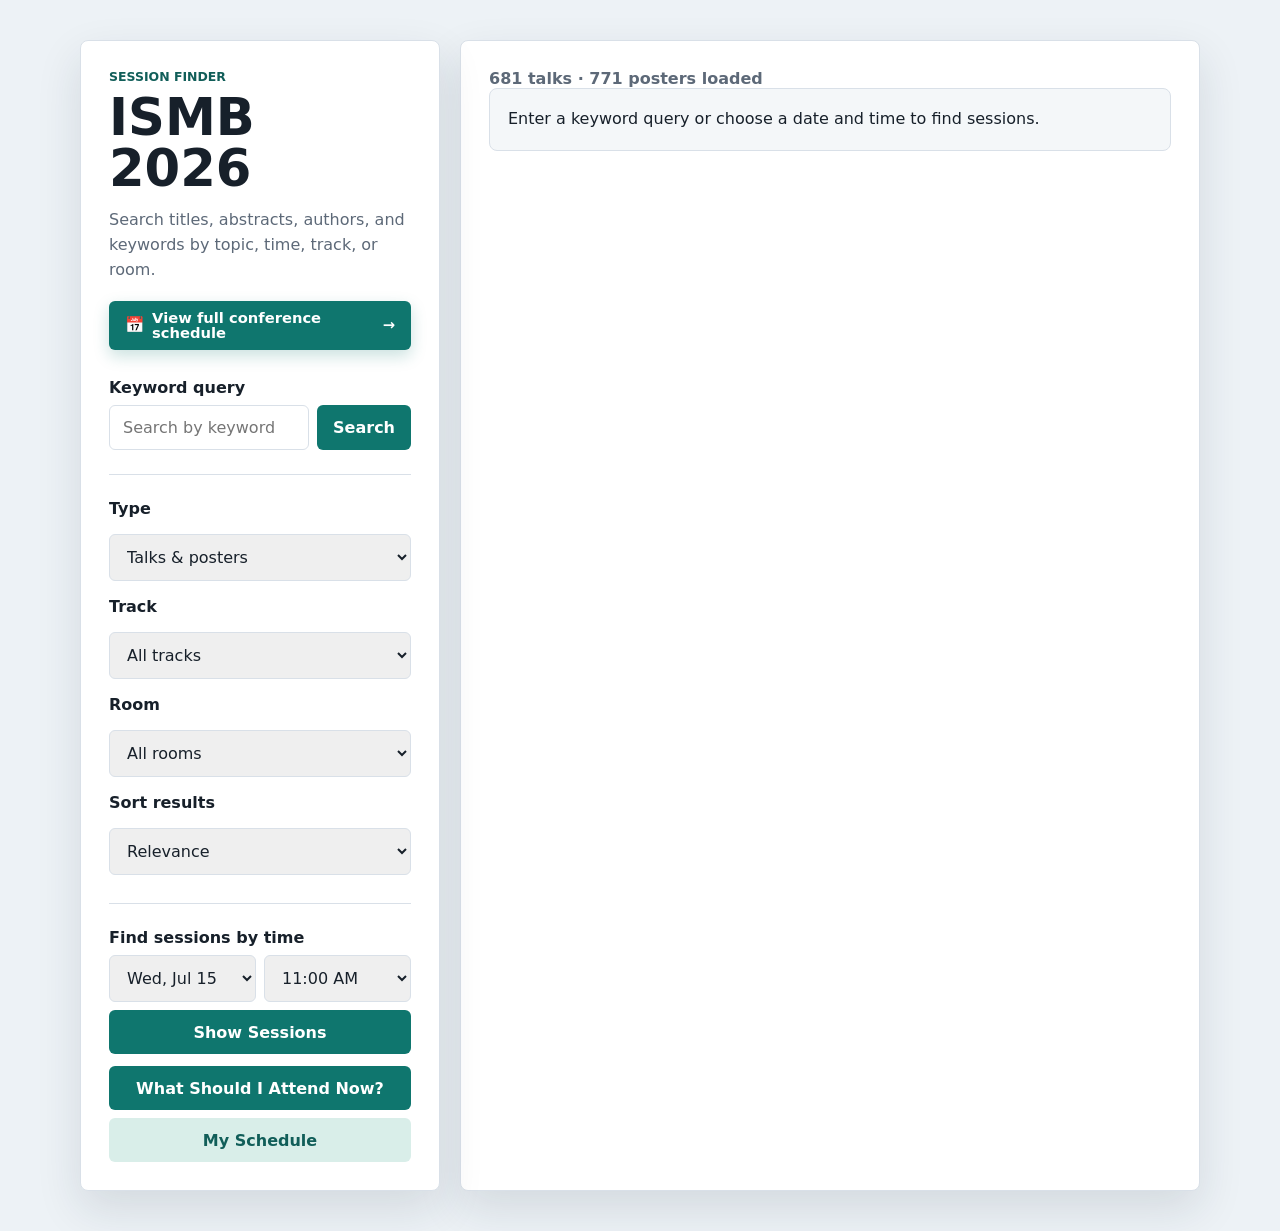
<file: index.html>
<!doctype html>
<html lang="en">
  <head>
    <meta charset="utf-8" />
    <meta name="viewport" content="width=device-width, initial-scale=1" />
    <title>ISMB 2026 Session Finder</title>
    <link rel="stylesheet" href="./styles.css?v=6" />
  </head>
  <body>
    <main class="app-shell">
      <section class="search-panel" aria-labelledby="page-title">
        <div>
          <p class="eyebrow">Session Finder</p>
          <h1 id="page-title">ISMB 2026</h1>
          <p class="subtitle">
            Search titles, abstracts, authors, and keywords by topic, time,
            track, or room.
          </p>
          <a class="schedule-link" href="./schedule.html">
            <span class="cal" aria-hidden="true">📅</span>
            <span>View full conference schedule</span>
            <span class="arrow" aria-hidden="true">→</span>
          </a>
        </div>

        <form id="search-form" class="search-form">
          <label for="query">Keyword query</label>
          <div class="search-row">
            <input
              id="query"
              name="query"
              type="search"
              autocomplete="off"
              placeholder="Search by keyword"
            />
            <button type="submit">Search</button>
          </div>
        </form>

        <section class="filters" aria-label="Search filters">
          <label for="type-filter">Type</label>
          <select id="type-filter">
            <option value="all">Talks &amp; posters</option>
            <option value="talk">Talks only</option>
            <option value="poster">Posters only</option>
          </select>

          <label for="track-filter">Track</label>
          <select id="track-filter"></select>

          <label for="room-filter">Room</label>
          <select id="room-filter"></select>

          <label for="sort-select">Sort results</label>
          <select id="sort-select">
            <option value="relevance">Relevance</option>
            <option value="time">Time</option>
            <option value="track">Track</option>
          </select>
        </section>

        <form id="time-form" class="time-form">
          <label for="date-select">Find sessions by time</label>
          <div class="time-grid">
            <select id="date-select" name="date"></select>
            <select id="time-select" name="time"></select>
          </div>
          <button type="submit">Show Sessions</button>
        </form>

        <div class="action-grid">
          <button id="now-button" type="button">What Should I Attend Now?</button>
          <button id="schedule-button" type="button">My Schedule</button>
        </div>
      </section>

      <section class="answer-panel" aria-live="polite">
        <div id="status" class="status">Loading schedule...</div>
        <div id="answer" class="answer"></div>
        <div id="results" class="results"></div>
        <div id="pager" class="pager"></div>
      </section>
    </main>

    <script src="./app.js"></script>
  </body>
</html>
</file>
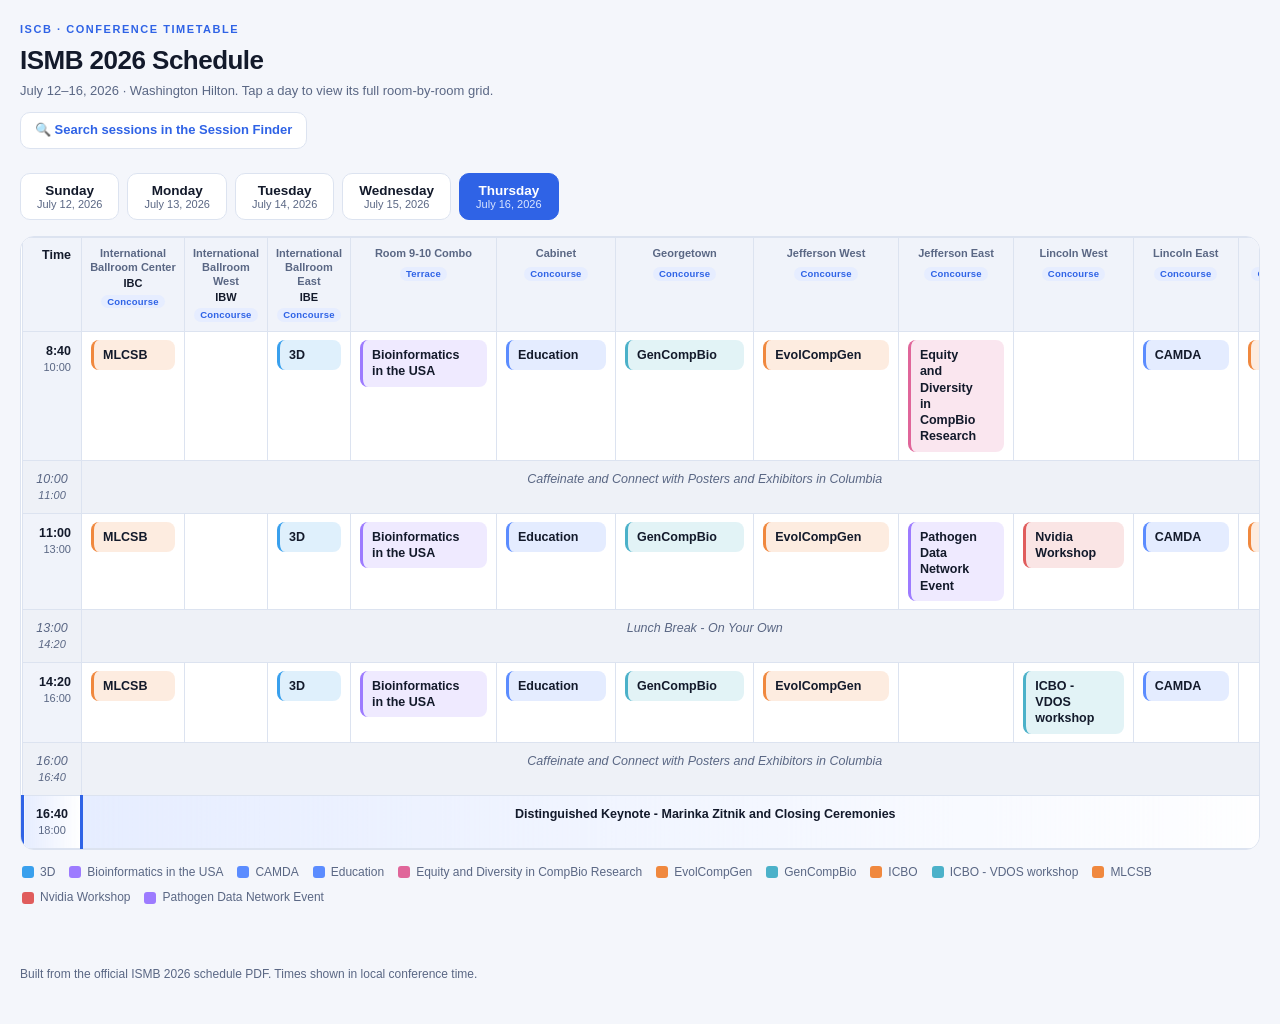
<file: schedule.html>
<!doctype html>
<html lang="en">
<head>
<meta charset="utf-8" />
<meta name="viewport" content="width=device-width, initial-scale=1" />
<title>ISMB 2026 Schedule</title>
<style>
  :root{
    --bg:#0f1420; --panel:#161d2e; --panel2:#1c2740; --line:#26324d;
    --txt:#e8edf7; --muted:#93a1bd; --accent:#5b8cff; --accentsoft:#1e2b4d;
    --break:#232c40;
  }
  @media (prefers-color-scheme: light){
    :root{ --bg:#f4f6fb; --panel:#ffffff; --panel2:#f0f3fa; --line:#dce3f0;
      --txt:#131a2b; --muted:#5a6784; --accent:#2f63e6; --accentsoft:#e6edff; --break:#eef1f7; }
  }
  *{box-sizing:border-box}
  body{margin:0;background:var(--bg);color:var(--txt);
    font:15px/1.45 -apple-system,BlinkMacSystemFont,"Segoe UI",Roboto,Helvetica,Arial,sans-serif;}
  header{padding:22px 20px 8px;max-width:1400px;margin:0 auto;}
  .eyebrow{letter-spacing:.14em;text-transform:uppercase;font-size:11px;color:var(--accent);font-weight:700;margin:0}
  h1{margin:4px 0 2px;font-size:26px;letter-spacing:-.02em}
  .sub{margin:0;color:var(--muted);font-size:13px}
  .tabs{display:flex;gap:8px;flex-wrap:wrap;max-width:1400px;margin:16px auto 0;padding:0 20px;}
  .tab{border:1px solid var(--line);background:var(--panel);color:var(--txt);
    padding:9px 16px;border-radius:10px;cursor:pointer;font-size:13.5px;font-weight:600;transition:.15s}
  .tab small{display:block;font-weight:400;color:var(--muted);font-size:11px}
  .tab:hover{border-color:var(--accent)}
  .tab.active{background:var(--accent);border-color:var(--accent);color:#fff}
  .tab.active small{color:#dbe6ff}
  main{max-width:1400px;margin:0 auto;padding:16px 20px 60px}
  .scroll{overflow-x:auto;border:1px solid var(--line);border-radius:14px;background:var(--panel)}
  table{border-collapse:collapse;width:100%;min-width:960px}
  th,td{border:1px solid var(--line);vertical-align:top;padding:0}
  thead th{position:sticky;top:0;background:var(--panel2);z-index:2;
    font-size:11px;font-weight:600;color:var(--muted);padding:9px 8px;text-align:center;line-height:1.25}
  thead th .code{display:block;color:var(--txt);font-weight:700;font-size:11px;margin-top:2px}
  thead th .floor{display:inline-block;margin-top:4px;padding:1px 6px;border-radius:999px;
    font-size:9.5px;font-weight:700;letter-spacing:.02em;
    color:var(--accent);background:var(--accentsoft)}
  .timecol{white-space:nowrap;font-variant-numeric:tabular-nums;font-weight:700;font-size:12.5px;
    padding:10px 10px;background:var(--panel2);position:sticky;left:0;z-index:1;text-align:right;color:var(--txt)}
  .timecol span{display:block;color:var(--muted);font-weight:500;font-size:11px}
  thead th.timehdr{left:0;z-index:3}
  td.cell{padding:8px 9px;font-size:12.5px;line-height:1.3}
  td.empty{background:transparent}
  .chip{display:flex;align-items:center;justify-content:space-between;gap:6px;
    border-radius:8px;padding:7px 9px;font-weight:600;text-decoration:none;cursor:pointer;
    border-left:3px solid var(--accent);background:var(--accentsoft);color:var(--txt);min-height:100%;
    transition:filter .12s ease, transform .12s ease}
  .chip .go{opacity:0;color:var(--muted);font-weight:700;transition:opacity .12s ease;flex:0 0 auto}
  .chip:hover{filter:brightness(1.06);transform:translateY(-1px)}
  .chip:hover .go{opacity:1}
  .chip:focus-visible{outline:2px solid var(--accent);outline-offset:2px}
  .full td{padding:9px 12px;background:var(--break);color:var(--muted);
    font-style:italic;text-align:center;font-size:12.5px;font-weight:500}
  .full.keynote td{background:linear-gradient(90deg,var(--accentsoft),transparent);
    color:var(--txt);font-style:normal;font-weight:700;border-left:3px solid var(--accent)}
  .legend{display:flex;flex-wrap:wrap;gap:8px 14px;margin:14px 2px 0;font-size:12px;color:var(--muted)}
  .legend span{display:inline-flex;align-items:center;gap:6px}
  .legend i{width:12px;height:12px;border-radius:3px;display:inline-block}
  .navlink{display:inline-flex;align-items:center;gap:6px;margin-top:12px;
    text-decoration:none;color:var(--accent);font-weight:600;font-size:13px;
    border:1px solid var(--line);background:var(--panel);padding:8px 14px;border-radius:10px;transition:.15s}
  .navlink:hover{border-color:var(--accent);background:var(--accentsoft)}
  footer{max-width:1400px;margin:0 auto;padding:0 20px 40px;color:var(--muted);font-size:12px}
  @media(max-width:640px){ h1{font-size:22px} .tab{padding:8px 12px} }
</style>
</head>
<body>
<header>
  <p class="eyebrow">ISCB &middot; Conference Timetable</p>
  <h1>ISMB 2026 Schedule</h1>
  <p class="sub">July 12&ndash;16, 2026 &middot; Washington Hilton. Tap a day to view its full room-by-room grid.</p>
  <a class="navlink" href="./index.html">&#128269; Search sessions in the Session Finder</a>
</header>
<nav class="tabs" id="tabs"></nav>
<main>
  <div class="scroll"><table id="grid"><thead></thead><tbody></tbody></table></div>
  <div class="legend" id="legend"></div>
</main>
<footer>Built from the official ISMB 2026 schedule PDF. Times shown in local conference time.</footer>

<script>
const DATA = {"rooms":["International Ballroom Center (IBC)","International Ballroom West (IBW)","International Ballroom East (IBE)","Room 9-10 Combo","Cabinet","Georgetown","Jefferson West","Jefferson East","Lincoln West","Lincoln East","Monroe"],"days":[{"title":"Sunday, July 12, 2026","slots":[{"start":"9:00","end":"10:45","cells":["","","DREAM","SCS: Student Council Symposium","","Tutorial IP1: Agentic AI System for In Silico Team Science: From LLM Basics to Lab Assistant Agents","Tutorial IP3: From Trees to Networks","Tutorial IP5: Computational Network Analysis of Omics Data","Tutorial IP7: Quantum Computing for Multi-omics analyses","Tutorial IP8: Metagenomic sequence analysis using k- mer based methods","Tutorial IP9: Learning models of molecular sequence recognition from NGS data using biophysical machine learning"],"full":false},{"start":"10:45","end":"11:00","cells":["Coffee Break","","","","","","","","","",""],"full":true},{"start":"11:00","end":"13:00","cells":["","","DREAM","SCS: Student Council Symposium","","Tutorial IP1: Agentic AI System for In Silico Team Science: From LLM Basics to Lab Assistant Agents","Tutorial IP3: From Trees to Networks","Tutorial IP5: Computational Network Analysis of Omics Data","Tutorial IP7: Quantum Computing for Multi-omics analyses","Tutorial IP8: Metagenomic sequence analysis using k- mer based methods","Tutorial IP9: Learning models of molecular sequence recognition from NGS data using biophysical machine learning"],"full":false},{"start":"13:00","end":"14:00","cells":["Lunch Break - On Your Own","","","","","","","","","",""],"full":true},{"start":"14:00","end":"16:00","cells":["","","DREAM","SCS: Student Council Symposium","Youth Bioinformatics Symposium until 17:15","Tutorial IP6: Network Biology Workflows with Cytoscape and NDEx: Visualization, Analysis, Sharing, Automation, and Apps","Tutorial IP2: Large Language Models and Agentic AI for Biomedical Informatics","Tutorial IP4: Generating realistic synthetic biological data using phylogenetics","Tutorial IP7: Quantum Computing for Multi-omics analyses","Tutorial IP8: Metagenomic sequence analysis using k- mer based methods","Tutorial IP9: Learning models of molecular sequence recognition from NGS data using biophysical machine learning"],"full":false},{"start":"16:00","end":"16:15","cells":["Coffee Break","","","","","","","","","",""],"full":true},{"start":"16:00","end":"18:00","cells":["Career Fair in Columbia","","","","","","","","","",""],"full":true},{"start":"16:15","end":"18:00","cells":["","","DREAM","","","Tutorial IP6: Network Biology Workflows with Cytoscape and NDEx: Visualization, Analysis, Sharing, Automation, and Apps","Tutorial IP2: Large Language Models and Agentic AI for Biomedical Informatics","Tutorial IP4: Generating realistic synthetic biological data using phylogenetics","Tutorial IP7: Quantum Computing for Multi-omics analyses","Tutorial IP8: Metagenomic sequence analysis using k- mer based methods","Tutorial IP9: Learning models of molecular sequence recognition from NGS data using biophysical machine learning"],"full":false},{"start":"18:00","end":"18:30","cells":["Pre-Conference Break","","","","","","","","","",""],"full":true},{"start":"18:30","end":"19:30","cells":["Conference Welcome and Distinguished Keynote - Richard Durbin","","","","","","","","","",""],"full":true},{"start":"19:30","end":"21:00","cells":["Welcome Networking Reception in Columbia","","","","","","","","","",""],"full":true}]},{"title":"Monday, July 13, 2026","slots":[{"start":"8:40","end":"10:00","cells":["Morning Welcome and Distinguished Keynote - Olga Troyanskaya","","","","","","","","","",""],"full":true},{"start":"10:00","end":"11:00","cells":["Caffeinate and Connect with Posters and Exhibitors in Columbia","","","","","","","","","",""],"full":true},{"start":"11:00","end":"13:00","cells":["HitSeq","iRNA","RegSys","CompMS","NIH/ODSS","Microbiome","TextMining","CSi","BOKR","Function","Tech Talks"],"full":false},{"start":"13:00","end":"14:20","cells":["Lunch Break - On Your Own","","","","","","","","","",""],"full":true},{"start":"14:20","end":"16:00","cells":["HitSeq","iRNA","RegSys","CompMS","NIH/ODSS","Microbiome","TextMining","CSi","BOKR","Function","Tech Talks"],"full":false},{"start":"16:00","end":"16:40","cells":["Caffeinate and Connect with Posters and Exhibitors in Columbia","","","","","","","","","",""],"full":true},{"start":"16:40","end":"18:00","cells":["HitSeq","iRNA","RegSys","","NIH/ODSS","Microbiome","TextMining","CSi","BOKR","Function","Tech Talks"],"full":false},{"start":"18:30","end":"20:00","cells":["President's Reception - INVITE ONLY","","","","","","","","","",""],"full":true}]},{"title":"Tuesday, July 14, 2026","slots":[{"start":"8:40","end":"10:00","cells":["Morning Welcome and Fellows Introduction followed by Distinguished Keynote - Carlos Bustamante","","","","","","","","","",""],"full":true},{"start":"10:00","end":"11:00","cells":["Caffeinate and Connect with Posters and Exhibitors in Columbia","","","","","","","","","",""],"full":true},{"start":"11:00","end":"13:00","cells":["HitSeq","iRNA","RegSys","Publication Session","BioInfoCore","Microbiome","SysMod","BioVis","BOKR/BOSC","Function","Tech Talks"],"full":false},{"start":"13:00","end":"14:20","cells":["Lunch Break - On Your Own","","","","","","","","","",""],"full":true},{"start":"14:20","end":"16:00","cells":["HitSeq","iRNA","RegSys","Industry Workshop","BioInfoCore","NetBio","SysMod","BioVis","BOSC","BOKR/Function","Quantum4Life Sciences"],"full":false},{"start":"16:00","end":"16:40","cells":["Caffeinate and Connect with Posters and Exhibitors in Columbia","","","","","","","","","",""],"full":true},{"start":"16:40","end":"18:00","cells":["HitSeq","iRNA","RegSys","Career Symposium","BioInfoCore","NetBio","SysMod","BioVis","BOSC","Function","BOKR"],"full":false},{"start":"18:00","end":"19:30","cells":["Success Circles - Reinvented Networking where participants are grouped into small circles, each led by a knowledgeable facilitator in International Terrace","","","","","","","","","",""],"full":true}]},{"title":"Wednesday, July 15, 2026","slots":[{"start":"8:50","end":"10:00","cells":["Morning Welcome and Distinguished Keynote - Partha Majumder","","","","","","","","","",""],"full":true},{"start":"10:00","end":"11:00","cells":["Caffeinate and Connect with Posters and Exhibitors in Columbia","","","","","","","","","",""],"full":true},{"start":"11:00","end":"13:00","cells":["MLCSB","TransMed","3D","NetBio","WEB","GenCompBio","EvolCompGen","VarI","BOSC","CAMDA","ICBO"],"full":false},{"start":"13:00","end":"14:20","cells":["Lunch Break - On Your Own","","","","","","","","","",""],"full":true},{"start":"14:20","end":"16:00","cells":["MLCSB","TransMed","3D","NetBio","WEB","GenCompBio","EvolCompGen","VarI","BOSC","CAMDA","ICBO"],"full":false},{"start":"16:00","end":"16:40","cells":["Caffeinate and Connect with Posters and Exhibitors in Columbia","","","","","","","","","",""],"full":true},{"start":"16:40","end":"18:00","cells":["MLCSB","TransMed","3D","NetBio","WEB","GenCompBio","EvolCompGen","VarI","BOSC","CAMDA","ICBO"],"full":false}]},{"title":"Thursday, July 16, 2026","slots":[{"start":"8:40","end":"10:00","cells":["MLCSB","","3D","Bioinformatics in the USA","Education","GenCompBio","EvolCompGen","Equity and Diversity in CompBio Research","","CAMDA","ICBO"],"full":false},{"start":"10:00","end":"11:00","cells":["Caffeinate and Connect with Posters and Exhibitors in Columbia","","","","","","","","","",""],"full":true},{"start":"11:00","end":"13:00","cells":["MLCSB","","3D","Bioinformatics in the USA","Education","GenCompBio","EvolCompGen","Pathogen Data Network Event","Nvidia Workshop","CAMDA","ICBO"],"full":false},{"start":"13:00","end":"14:20","cells":["Lunch Break - On Your Own","","","","","","","","","",""],"full":true},{"start":"14:20","end":"16:00","cells":["MLCSB","","3D","Bioinformatics in the USA","Education","GenCompBio","EvolCompGen","","ICBO - VDOS workshop","CAMDA",""],"full":false},{"start":"16:00","end":"16:40","cells":["Caffeinate and Connect with Posters and Exhibitors in Columbia","","","","","","","","","",""],"full":true},{"start":"16:40","end":"18:00","cells":["Distinguished Keynote - Marinka Zitnik and Closing Ceremonies","","","","","","","","","",""],"full":true}]}]};
const roomCode = r => { const m = r.match(/\(([^)]+)\)/); return m?m[1]:''; };
const roomName = r => r.replace(/\s*\([^)]*\)/,'').trim();
function floorFor(room){
  const r=(room||'').toLowerCase();
  if(r.includes('9-10')||r.includes('room 9')||r.includes('columbia')) return 'Terrace';
  if(r.includes('international ballroom')||r.includes('georgetown')||r.includes('cabinet')
    ||r.includes('monroe')||r.includes('jefferson')||r.includes('lincoln')) return 'Concourse';
  return '';
}

// consistent color per session label
const PALETTE=["#5b8cff","#00b8a3","#e0669a","#f0883e","#9d7bff","#39a0ed",
  "#d1a54a","#6fbf73","#e05c5c","#4bb1c9","#b06fd6","#8aa1c4"];
const colorCache={};
function colorFor(label){
  if(colorCache[label]) return colorCache[label];
  let h=0; for(const c of label) h=(h*31+c.charCodeAt(0))>>>0;
  const c=PALETTE[h%PALETTE.length]; colorCache[label]=c; return c;
}
function tint(hex,a){const n=parseInt(hex.slice(1),16);
  return `rgba(${n>>16&255},${n>>8&255},${n&255},${a})`;}

const KEY=/keynote|closing|welcome and/i;

const MONTHS={January:'01',February:'02',March:'03',April:'04',May:'05',June:'06',
  July:'07',August:'08',September:'09',October:'10',November:'11',December:'12'};
function isoFromTitle(title){
  const m=title.match(/([A-Za-z]+)\s+(\d+),\s+(\d{4})/);
  if(!m) return '';
  return `${m[3]}-${MONTHS[m[1]]||'07'}-${String(m[2]).padStart(2,'0')}`;
}

// Default to today's tab during the conference; clamp to first/last otherwise.
const dayIsos=DATA.days.map(d=>isoFromTitle(d.title));
const now=new Date();
const todayIso=`${now.getFullYear()}-${String(now.getMonth()+1).padStart(2,'0')}-${String(now.getDate()).padStart(2,'0')}`;
let active=dayIsos.indexOf(todayIso);
if(active<0) active=todayIso>dayIsos[dayIsos.length-1]?dayIsos.length-1:0;

const tabs=document.getElementById('tabs');
DATA.days.forEach((d,i)=>{
  const parts=d.title.split(',');
  const b=document.createElement('button');
  b.className='tab'+(i===active?' active':'');
  b.innerHTML=`${parts[0]}<small>${parts.slice(1).join(',').trim()}</small>`;
  b.onclick=()=>{active=i;[...tabs.children].forEach(t=>t.classList.remove('active'));
    b.classList.add('active');render();};
  tabs.appendChild(b);
});

function render(){
  const day=DATA.days[active];
  const iso=isoFromTitle(day.title);
  const thead=document.querySelector('#grid thead');
  const tbody=document.querySelector('#grid tbody');
  // header
  let h='<tr><th class="timehdr timecol">Time</th>';
  DATA.rooms.forEach(r=>{const fl=floorFor(r);
    h+=`<th>${roomName(r)}<span class="code">${roomCode(r)||''}</span>`
      +`${fl?`<span class="floor">${fl}</span>`:''}</th>`;});
  h+='</tr>'; thead.innerHTML=h;
  // body
  let rows='';
  const seen=new Set();
  day.slots.forEach(s=>{
    const timeCell=`<td class="timecol">${s.start}<span>${s.end}</span></td>`;
    if(s.full){
      const label=s.cells[0];
      const cls='full'+(KEY.test(label)?' keynote':'');
      rows+=`<tr class="${cls}">${timeCell}<td colspan="${DATA.rooms.length}">${label}</td></tr>`;
    }else{
      let tds='';
      s.cells.forEach(c=>{
        if(!c){tds+='<td class="cell empty"></td>';return;}
        seen.add(c);
        const col=colorFor(c);
        const href=`index.html?track=${encodeURIComponent(c)}&date=${iso}`
          +`&start=${encodeURIComponent(s.start)}&end=${encodeURIComponent(s.end)}`;
        tds+=`<td class="cell"><a class="chip" href="${href}" title="View ${c} talks in the Session Finder" `
          +`style="border-left-color:${col};background:${tint(col,0.16)}">${c}<span class="go">→</span></a></td>`;
      });
      rows+=`<tr>${timeCell}${tds}</tr>`;
    }
  });
  tbody.innerHTML=rows;
  // legend
  const leg=document.getElementById('legend');
  const labels=[...seen].sort((a,b)=>a.localeCompare(b));
  leg.innerHTML=labels.map(l=>`<span><i style="background:${colorFor(l)}"></i>${l}</span>`).join('');
}
render();
</script>
</body>
</html>
</file>
<file: styles.css>
:root {
  color-scheme: light;
  --ink: #17202a;
  --muted: #5d6978;
  --line: #d9e0e8;
  --soft: #f4f7f9;
  --panel: #ffffff;
  --accent: #0f766e;
  --accent-dark: #115e59;
  --mark: #fff0b8;
  --shadow: 0 18px 45px rgba(24, 39, 58, 0.12);
}

* {
  box-sizing: border-box;
}

body {
  margin: 0;
  min-height: 100vh;
  font-family:
    Inter, ui-sans-serif, system-ui, -apple-system, BlinkMacSystemFont, "Segoe UI",
    sans-serif;
  background: #edf2f6;
  color: var(--ink);
}

button,
input,
select {
  font: inherit;
}

.app-shell {
  width: min(1120px, calc(100% - 32px));
  margin: 0 auto;
  padding: 40px 0;
  display: grid;
  grid-template-columns: 360px 1fr;
  gap: 20px;
}

.search-panel,
.answer-panel {
  background: var(--panel);
  border: 1px solid var(--line);
  box-shadow: var(--shadow);
}

.search-panel {
  position: sticky;
  top: 24px;
  align-self: start;
  padding: 28px;
  border-radius: 8px;
}

.answer-panel {
  min-height: calc(100vh - 80px);
  border-radius: 8px;
  padding: 28px;
}

.eyebrow {
  margin: 0 0 8px;
  color: var(--accent-dark);
  font-size: 0.78rem;
  font-weight: 800;
  letter-spacing: 0;
  text-transform: uppercase;
}

h1 {
  margin: 0;
  font-size: clamp(2rem, 4vw, 3.2rem);
  line-height: 1;
  letter-spacing: 0;
}

.subtitle {
  margin: 14px 0 0;
  color: var(--muted);
  line-height: 1.55;
}

.search-panel .schedule-link {
  display: inline-flex;
  align-items: center;
  gap: 8px;
  margin-top: 18px;
  padding: 10px 16px;
  border: 0;
  border-radius: 6px;
  background: var(--accent);
  color: #ffffff;
  font-weight: 800;
  font-size: 0.92rem;
  line-height: 1;
  text-decoration: none;
  box-shadow: 0 6px 16px rgba(15, 118, 110, 0.22);
  transition: background 0.15s ease, transform 0.15s ease, box-shadow 0.15s ease;
}

.search-panel .schedule-link .cal {
  font-size: 1.05em;
  line-height: 1;
}

.search-panel .schedule-link .arrow {
  margin-left: 2px;
  transition: transform 0.15s ease;
}

.search-panel .schedule-link:hover {
  background: var(--accent-dark);
  transform: translateY(-1px);
  box-shadow: 0 10px 22px rgba(15, 118, 110, 0.28);
}

.search-panel .schedule-link:hover .arrow {
  transform: translateX(3px);
}

.search-panel .schedule-link:focus-visible {
  outline: 3px solid rgba(15, 118, 110, 0.35);
  outline-offset: 2px;
}

.search-form {
  margin-top: 28px;
}

.search-form label,
.time-form label,
.filters label {
  display: block;
  margin-bottom: 8px;
  font-weight: 700;
}

.search-row {
  display: flex;
  gap: 8px;
}

.search-row input,
.time-grid select,
.filters select {
  width: 100%;
  min-width: 0;
  border: 1px solid var(--line);
  border-radius: 6px;
  padding: 12px 13px;
  color: var(--ink);
  outline: none;
}

.search-row input:focus,
.time-grid select:focus,
.filters select:focus {
  border-color: var(--accent);
  box-shadow: 0 0 0 3px rgba(15, 118, 110, 0.14);
}

.search-row button,
.time-form button,
.action-grid button,
.save-button {
  border: 0;
  border-radius: 6px;
  cursor: pointer;
}

.search-row button,
.time-form button,
.action-grid button {
  flex: 0 0 auto;
  padding: 0 16px;
  color: white;
  background: var(--accent);
  font-weight: 800;
}

.search-row button:hover,
.time-form button:hover,
.action-grid button:hover {
  background: var(--accent-dark);
}

.filters {
  display: grid;
  gap: 8px;
  margin-top: 24px;
  padding-top: 24px;
  border-top: 1px solid var(--line);
}

.filters label:not(:first-child) {
  margin-top: 8px;
}

.time-form {
  margin-top: 28px;
  padding-top: 24px;
  border-top: 1px solid var(--line);
}

.time-grid {
  display: grid;
  grid-template-columns: 1fr 1fr;
  gap: 8px;
}

.time-form button {
  width: 100%;
  min-height: 44px;
  margin-top: 8px;
}

.action-grid {
  display: grid;
  gap: 8px;
  margin-top: 12px;
}

.action-grid button {
  min-height: 44px;
}

#schedule-button {
  color: var(--accent-dark);
  background: #d9eee9;
}

#schedule-button:hover {
  background: #c7e6df;
}

.status {
  color: var(--muted);
  font-weight: 700;
}

.answer {
  margin: 0 0 22px;
  padding: 18px;
  background: var(--soft);
  border: 1px solid var(--line);
  border-radius: 8px;
  line-height: 1.55;
}

.answer:empty {
  display: none;
}

.results {
  display: grid;
  gap: 12px;
}

.result-card {
  padding: 16px;
  border: 1px solid var(--line);
  border-radius: 8px;
  background: white;
}

.result-header {
  display: grid;
  grid-template-columns: 1fr auto;
  gap: 12px;
  align-items: start;
}

.result-title {
  margin: 0 0 10px;
  font-size: 1.05rem;
  line-height: 1.35;
}

.save-button {
  min-width: 86px;
  min-height: 34px;
  padding: 6px 10px;
  color: var(--accent-dark);
  background: #e2f3f0;
  font-weight: 800;
}

.save-button.saved {
  color: #7a4c00;
  background: #ffe8ae;
}

mark {
  background: var(--mark);
  border-radius: 3px;
  padding: 0 2px;
}

.meta {
  display: flex;
  flex-wrap: wrap;
  gap: 8px;
  color: var(--muted);
  font-size: 0.92rem;
}

.pill {
  display: inline-flex;
  align-items: center;
  min-height: 28px;
  padding: 4px 8px;
  background: var(--soft);
  border: 1px solid var(--line);
  border-radius: 999px;
}

.pill-floor {
  gap: 4px;
  color: var(--accent-dark);
  background: #e2f3f0;
  border-color: transparent;
  font-weight: 700;
}

.pill-floor::before {
  content: "▲";
  font-size: 0.7em;
}

.pill-poster {
  color: #fff;
  background: var(--accent);
  border-color: transparent;
  font-weight: 800;
  letter-spacing: 0.01em;
}

.pager {
  display: flex;
  align-items: center;
  justify-content: center;
  gap: 14px;
  margin-top: 18px;
}

.pager:empty {
  display: none;
}

.pager-btn {
  padding: 9px 16px;
  border: 1px solid var(--line);
  border-radius: 8px;
  background: var(--panel);
  color: var(--accent-dark);
  font-weight: 700;
  cursor: pointer;
}

.pager-btn:hover:not(:disabled) {
  border-color: var(--accent);
  background: var(--soft);
}

.pager-btn:disabled {
  opacity: 0.45;
  cursor: default;
}

.pager-info {
  color: var(--muted);
  font-weight: 700;
  font-variant-numeric: tabular-nums;
}

.track {
  margin-top: 10px;
  color: var(--muted);
  line-height: 1.45;
}

.presenter {
  margin-top: 8px;
  color: var(--ink);
  font-size: 0.92rem;
  font-weight: 700;
}

.keywords {
  margin-top: 8px;
  color: var(--accent-dark);
  font-size: 0.9rem;
  line-height: 1.45;
}

.abstract {
  margin: 10px 0 0;
  color: #334155;
  line-height: 1.55;
}

.abstract-details {
  margin-top: 10px;
}

.abstract-details summary {
  width: fit-content;
  cursor: pointer;
  color: var(--accent-dark);
  font-weight: 800;
}

.abstract-details p {
  margin: 10px 0 0;
  color: #334155;
  line-height: 1.58;
}

.authors {
  margin-top: 10px;
  color: var(--muted);
  font-size: 0.92rem;
  line-height: 1.5;
}

.conflict {
  margin-top: 10px;
  color: #9f1239;
  font-weight: 800;
}

@media (max-width: 820px) {
  .app-shell {
    grid-template-columns: 1fr;
    padding: 18px 0;
  }

  .search-panel {
    position: static;
  }

  .answer-panel {
    min-height: 360px;
  }
}

@media (max-width: 520px) {
  .app-shell {
    width: min(100% - 20px, 1120px);
  }

  .search-panel,
  .answer-panel {
    padding: 18px;
  }

  .search-row {
    flex-direction: column;
  }

  .time-grid {
    grid-template-columns: 1fr;
  }

  .search-row button {
    min-height: 44px;
  }

  .result-header {
    grid-template-columns: 1fr;
  }

  .save-button {
    width: 100%;
  }
}
</file>
